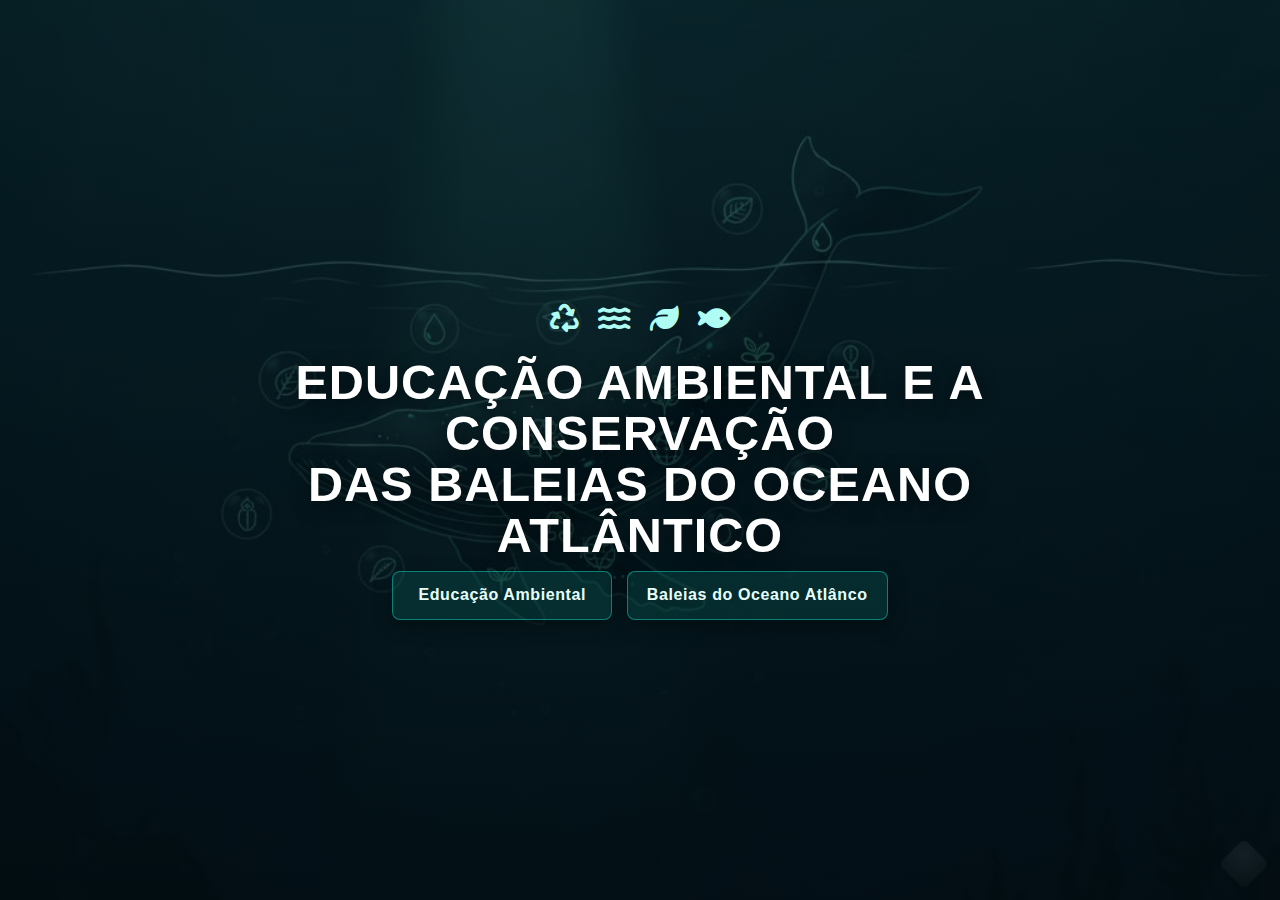
<file: docs/index.html>
<!DOCTYPE html>
<html lang="pt-BR">

<head>
    <meta charset="utf-8" />
    <meta name="viewport" content="width=device-width,initial-scale=1" />
    <title>Educação Ambiental — Baleias do Oceano Atlântico</title>
    <link rel="stylesheet" href="https://cdnjs.cloudflare.com/ajax/libs/font-awesome/6.4.0/css/all.min.css">

    <link rel="stylesheet" href="style_capa.css" />
</head>

<body>
    <div class="hero" role="main" aria-labelledby="page-title">

        <div class="overlay"></div>

        <div class="content">

            <div class="icons">
                <i class="fas fa-recycle"></i>
                <i class="fas fa-water"></i>
                <i class="fas fa-leaf"></i>
                <i class="fas fa-fish"></i>
            </div>

            <h1 id="page-title" class="title">
                EDUCAÇÃO AMBIENTAL E A CONSERVAÇÃO<br />
                DAS BALEIAS DO OCEANO ATLÂNTICO
            </h1>

          

            <nav class="cta-group" aria-label="Navegação principal">
                <a class="btn" href="../site-edu-ambiental-ofc/index-ambiental.html" role="button" aria-label="Ir para Educação Ambiental">
                    Educação Ambiental
                </a>
                <a class="btn" href="../site-baleias-ofc/index.html" role="button"
                    aria-label="Ir para Baleias do Oceano Atlântico">
                    Baleias do Oceano Atlânco
                </a>
            </nav>
        </div>

        <!-- decorativo: pequena marca no canto (opcional) -->
        <div class="corner-decor" aria-hidden="true"></div>
    </div>
</body>

</html>
</file>
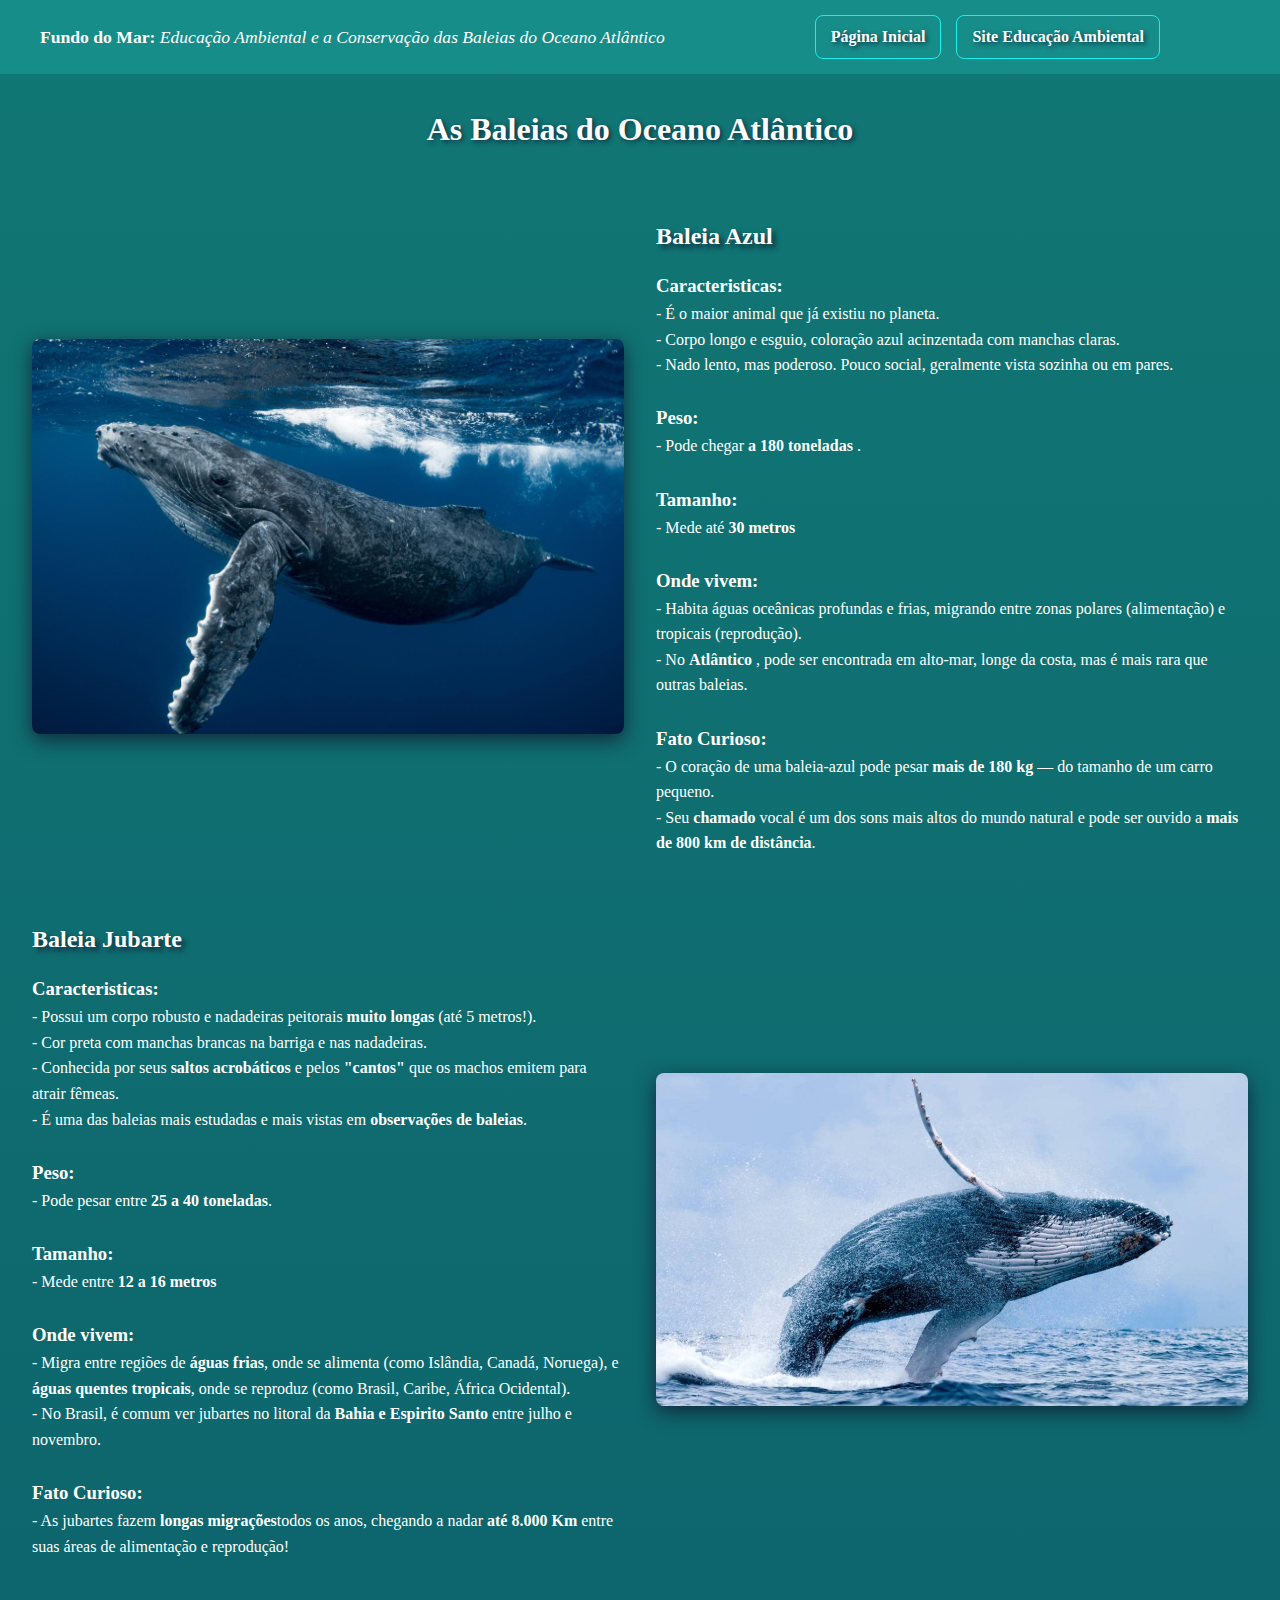
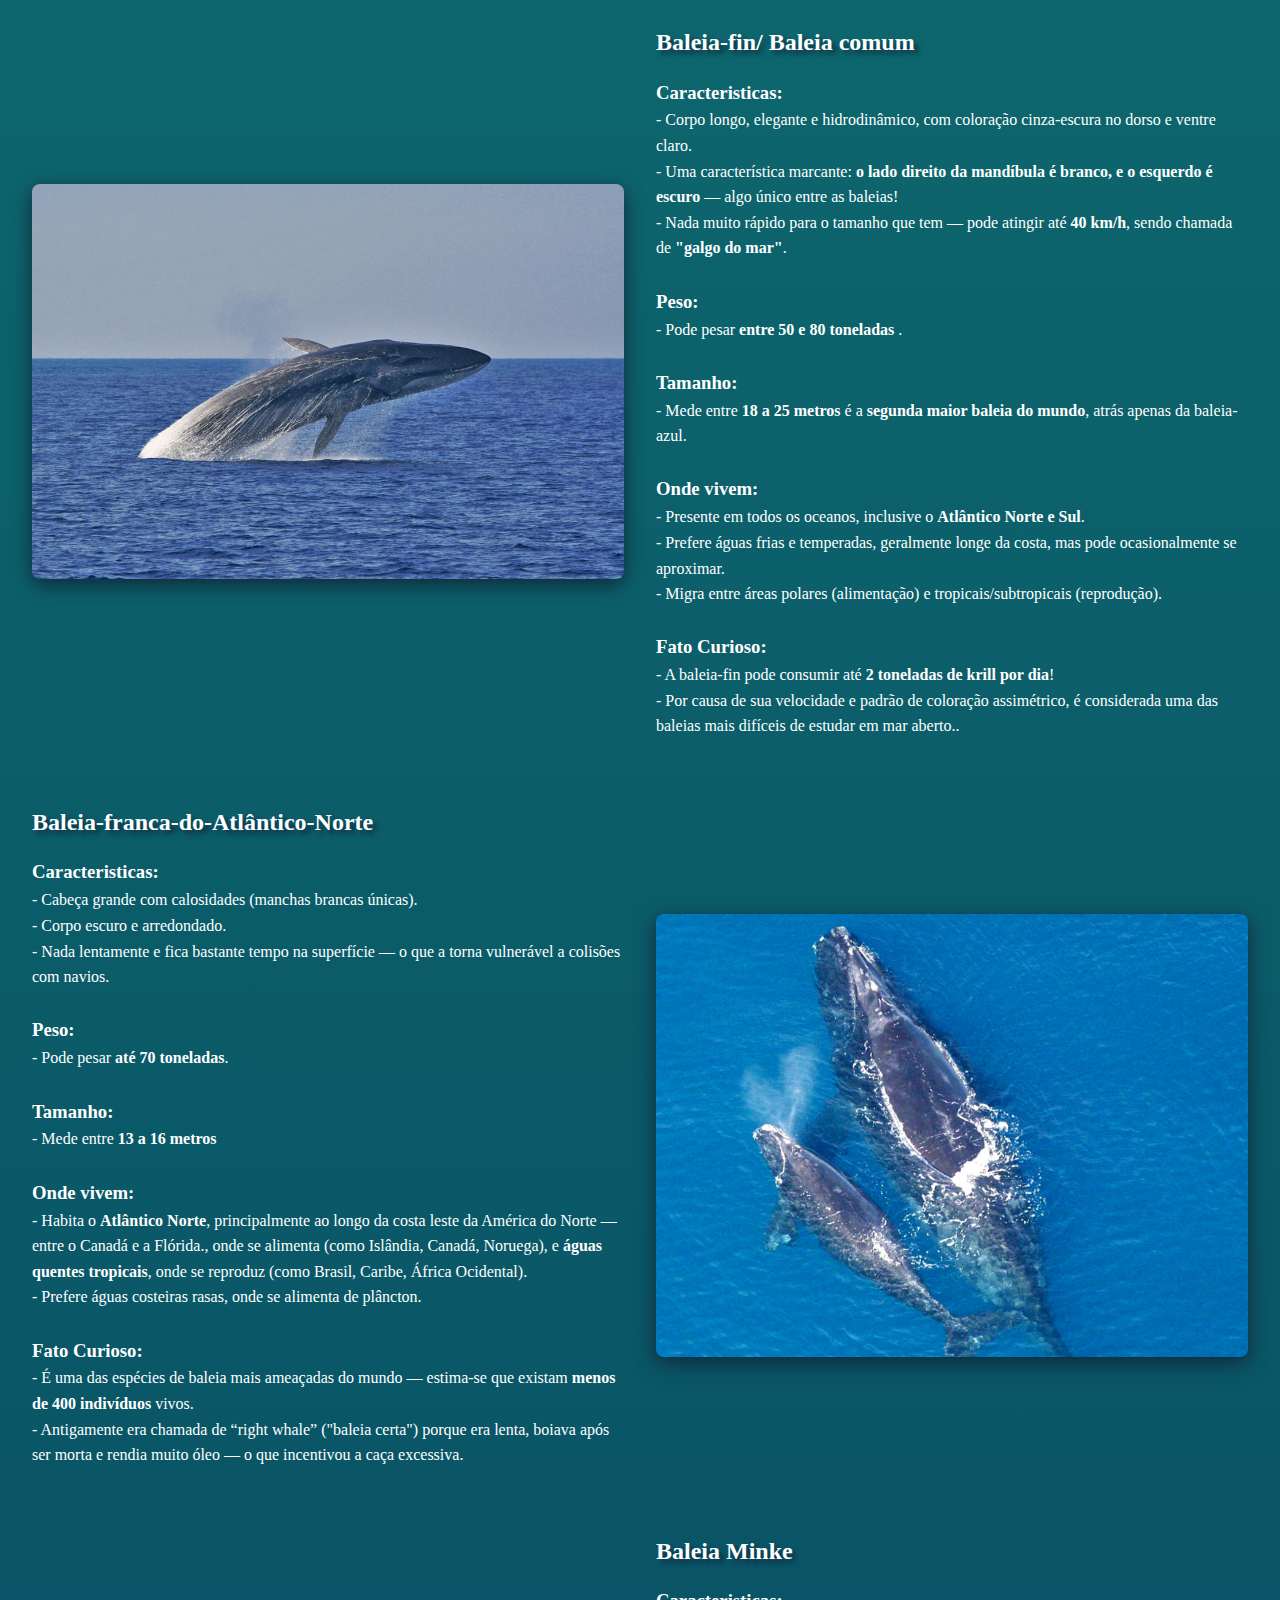
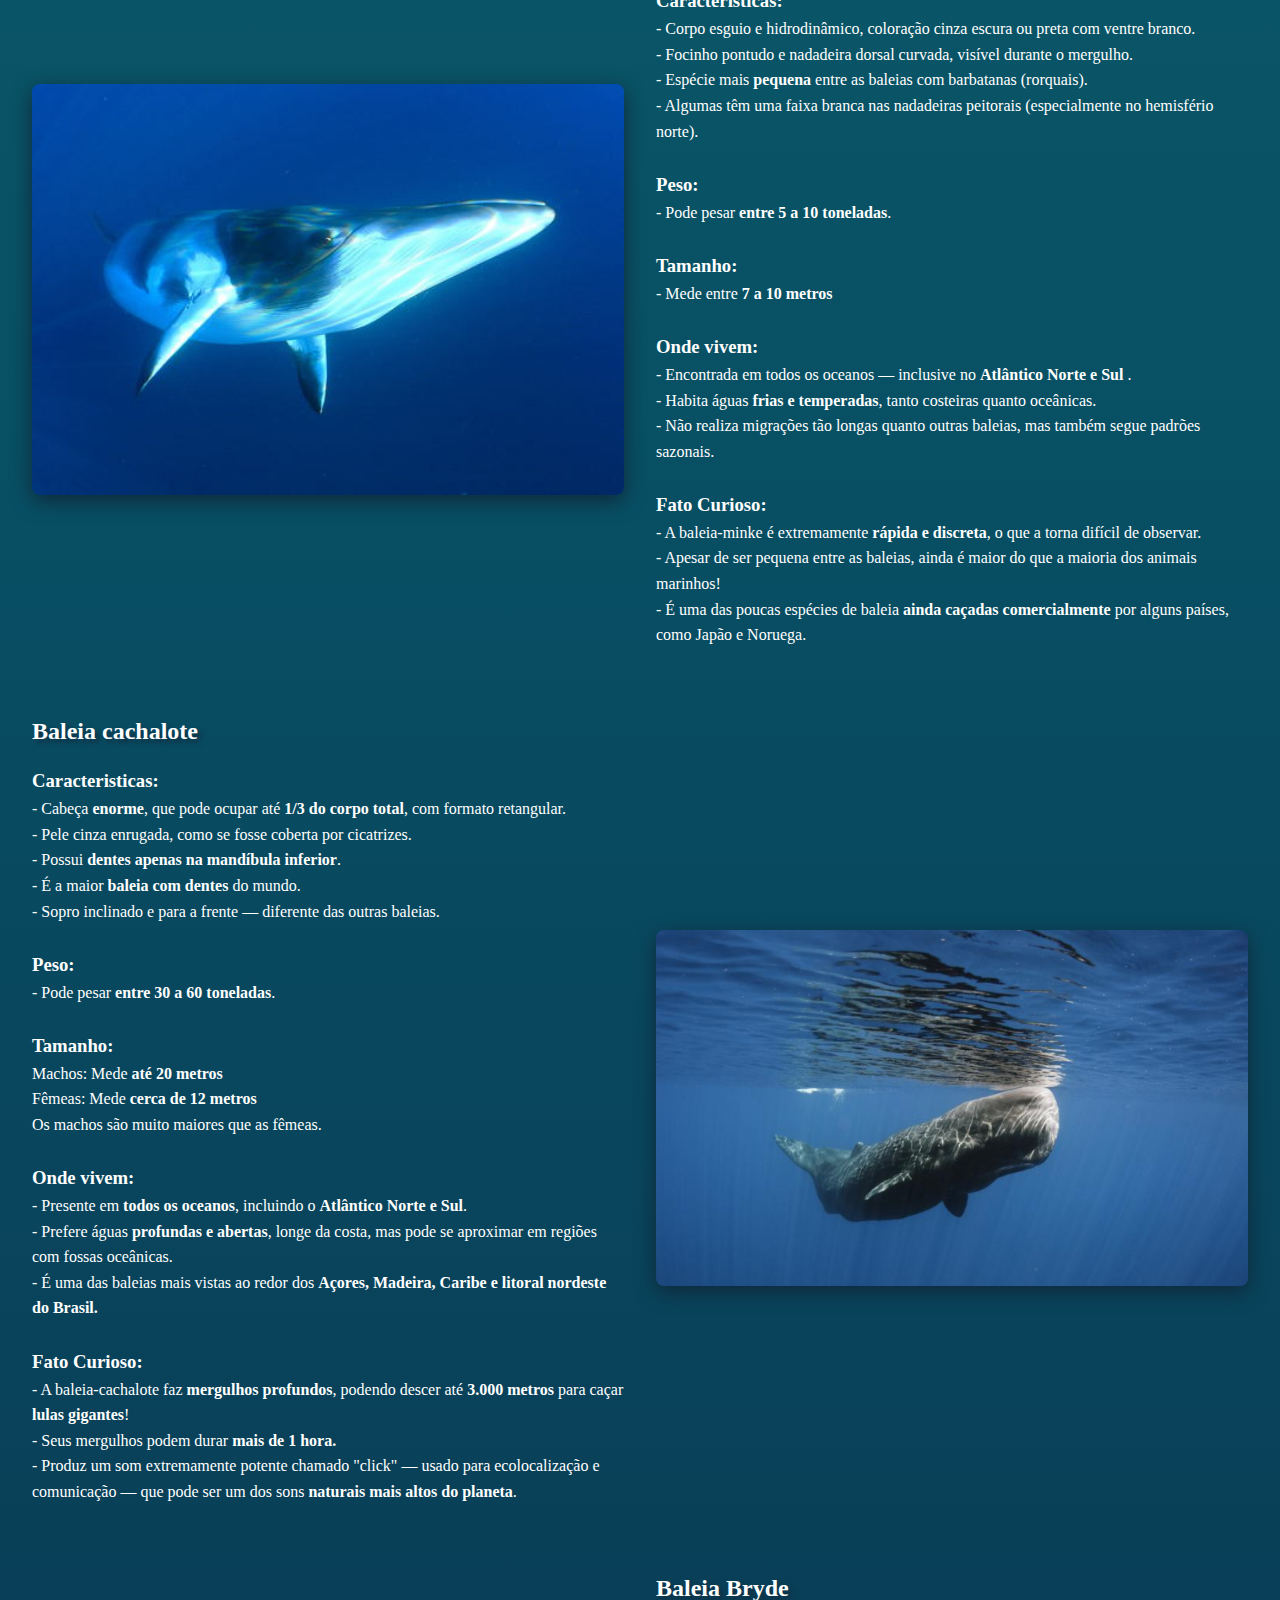
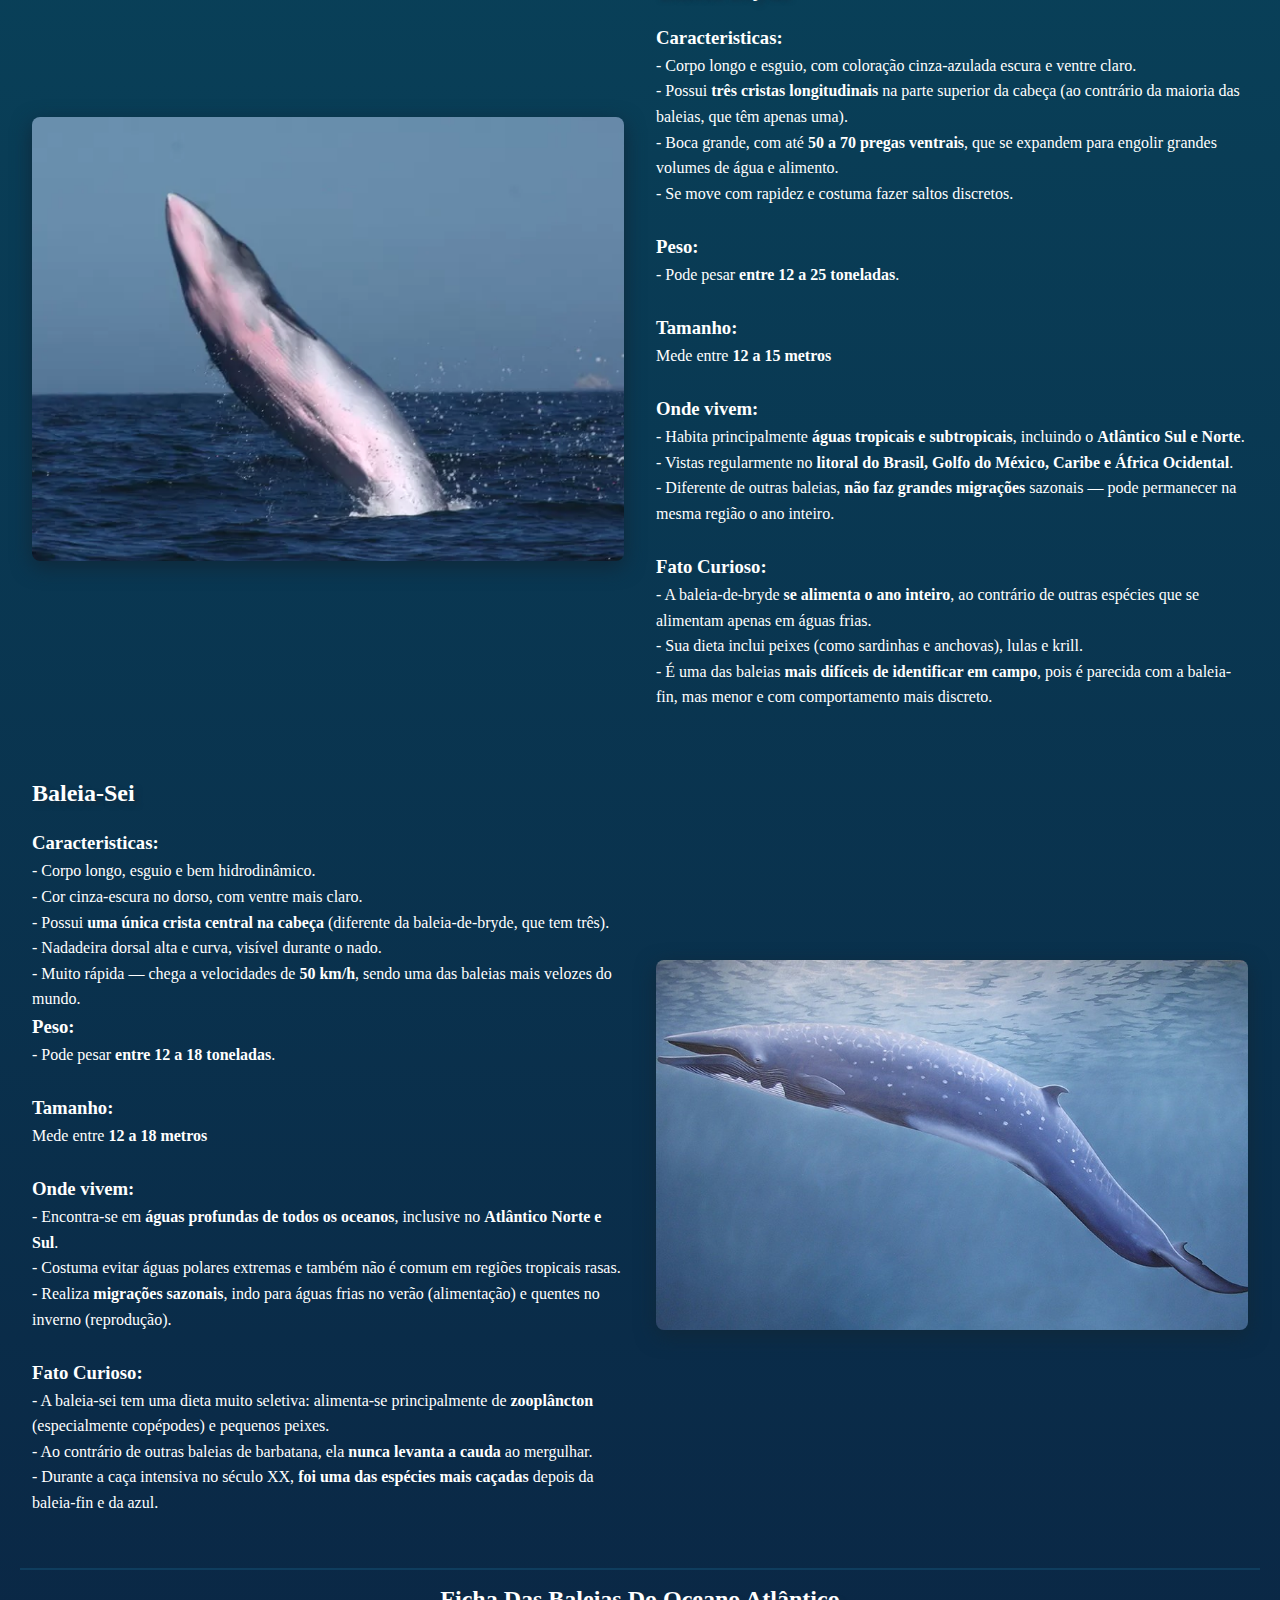
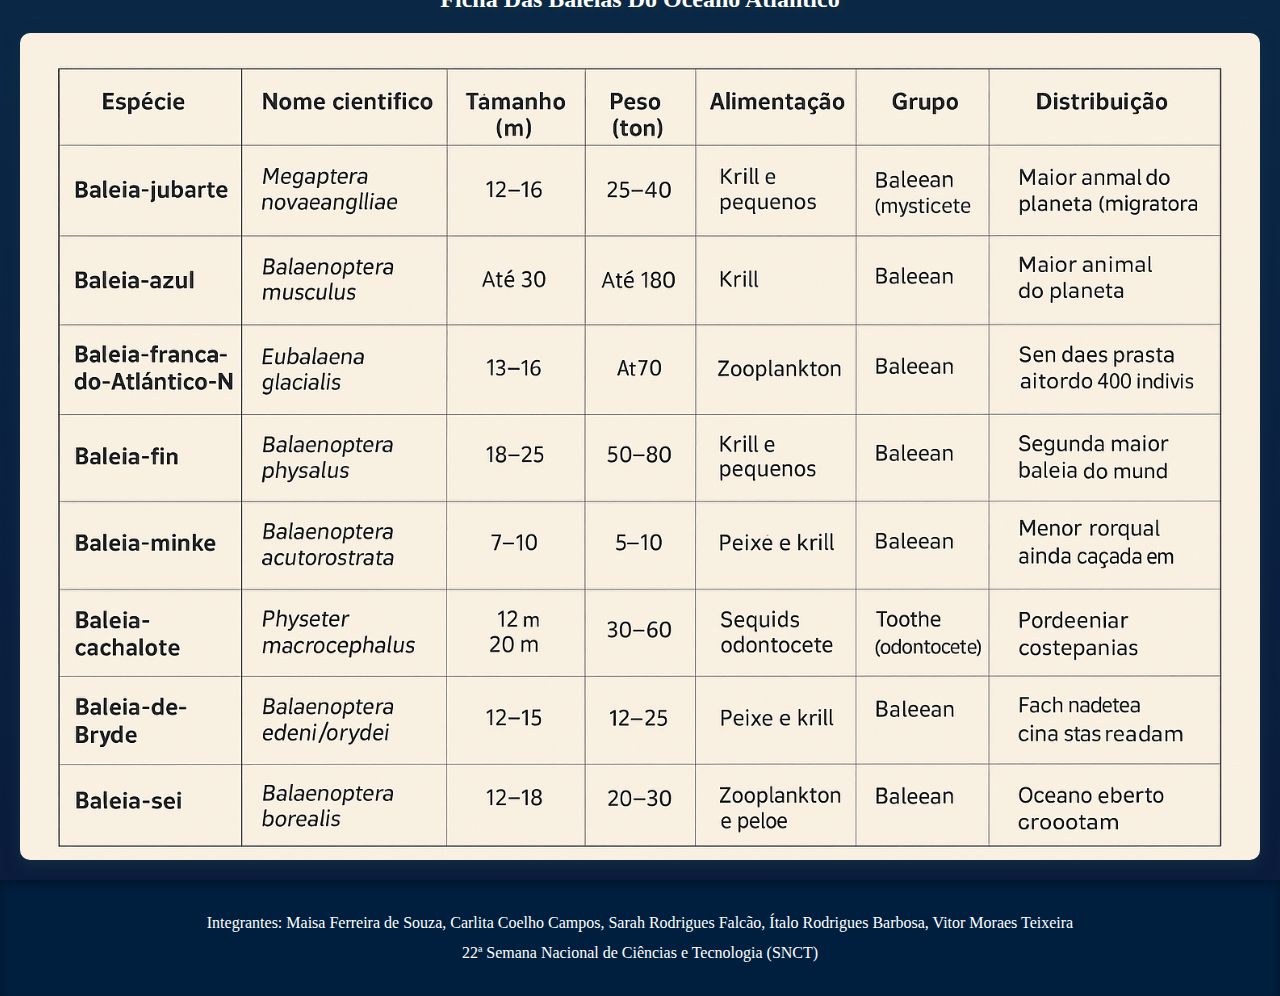
<file: site-baleias-ofc/index.html>
<!DOCTYPE html>
<html lang="pt-br">
<head>
  <meta charset="UTF-8">
  <meta name="viewport" content="width=device-width, initial-scale=1.0">
  <title>Baleias do Oceano Atlântico</title>
  <link rel="stylesheet" href="style.css">
  
</head>
<body>

 
  <!-- Barra superior -->
  <header class="barra-topo">
    <div class="titulo">
      <h1>Fundo do Mar: <span>Educação Ambiental e a Conservação das Baleias do Oceano Atlântico</span></h1>
    </div>
    <div class="botoes-topo">
      <a href="index.html" class="botao">Página Inicial</a>
      <a href="ambiental/site-edu-ambiental-ofc/index.html" class="botao">Site Educação Ambiental</a>
    </div>
  </header>


  <!-- Título principal -->
  <div class="titulo-principal">
    <h1>As Baleias do Oceano Atlântico</h1>
  </div>

  <!-- Sessão 1 - Baleia Azul -->
  <div class="info-baleia">
    <div class="imagem">
      <img src="baleiaazull.jpg" alt="Baleia Azul">
    </div>
    <div class="texto">
      <h2>Baleia Azul</h2>
      
<!-- Caracteristicas -->

      <h3><b>Caracteristicas:</b></h3> 

         <p>
         - É o maior animal que já existiu no planeta. <br>
         - Corpo longo e esguio, coloração azul acinzentada com manchas claras. <br>
         - Nado lento, mas poderoso. Pouco social, geralmente vista sozinha ou em pares. <br>
      </p>
      <br>

  <!-- Peso -->

        <h3><b>Peso:</b></h3> 

        <p> - Pode chegar <b>a 180 toneladas </b>.</p> <br>

          <!-- Tamanho -->
          <h3><b>Tamanho:</b></h3>
           <p> - Mede até <b> 30 metros</b></p> <br>

  <!-- Onde vivem -->

             <h3><b> Onde vivem:</b></h3>

             <p> - Habita águas oceânicas profundas e frias, migrando entre zonas polares (alimentação) e tropicais (reprodução). <br>
                 - No <b>Atlântico </b>, pode ser encontrada em alto-mar, longe da costa, mas é mais rara que outras baleias.<br>
            </p>
         <br>

           <!-- Fato Curioso -->

             <h3><b>Fato Curioso:</b></h3>

             <p> - O coração de uma baleia-azul pode pesar <b>mais de 180 kg</b> — do tamanho de um carro pequeno. <br>
                 - Seu <b>chamado</b> vocal é um dos sons mais altos do mundo natural e pode ser ouvido a <b>mais de 800 km de distância</b>.
            </p>

    </div>
  </div>

  <!-- Sessão 2 - invertida -->
  <div class="info-baleia invertido">
    <div class="imagem">
      <img src="baleiajubartee.jpg" alt="Baleia Jubarte">
    </div>
    <div class="texto">
      <h2>Baleia Jubarte</h2>

  <!-- Caracteristicas -->

      <h3><b>Caracteristicas:</b></h3> 

         <p>
         - Possui um corpo robusto e nadadeiras peitorais <b>muito longas</b> (até 5 metros!). <br>
         - Cor preta com manchas brancas na barriga e nas nadadeiras. <br>
         - Conhecida por seus <b>saltos acrobáticos</b> e pelos <b> "cantos" </b> que os machos emitem para atrair fêmeas. <br>
         - É uma das baleias mais estudadas e mais vistas em <b>observações de baleias</b>. <br>
      </p>
      <br>

  <!-- Peso -->

        <h3><b>Peso:</b></h3> 

        <p> - Pode pesar entre <b>25 a 40 toneladas</b>.</p> <br>

          <!-- Tamanho -->
          <h3><b>Tamanho:</b></h3>
           <p> - Mede entre <b>12 a 16 metros</b></p> <br>

  <!-- Onde vivem -->

             <h3><b> Onde vivem:</b></h3>

             <p> - Migra entre regiões de <b> águas frias</b>, onde se alimenta (como Islândia, Canadá, Noruega), e <b>águas quentes tropicais</b>, onde se reproduz (como Brasil, Caribe, África Ocidental). <br>
                 - No Brasil, é comum ver jubartes no litoral da <b>Bahia e Espirito Santo</b> entre julho e novembro. <br>
            </p>
         <br>

           <!-- Fato Curioso -->

             <h3><b>Fato Curioso:</b></h3>

             <p> - As jubartes fazem <b>longas migrações</b>todos os anos, chegando a nadar <b>até 8.000 Km</b> entre suas áreas de alimentação e reprodução! </p>

    </div>
  </div>

  <!-- Sessão 3 - Baleia-fin/ baleia comum -->
  <div class="info-baleia">
    <div class="imagem">
      <img src="baleia-fin.jpg" alt="Baleia-fin/ baleia comum">
    </div>
    <div class="texto">
      <h2>Baleia-fin/ Baleia comum</h2>
      <!-- Caracteristicas -->

      <h3><b>Caracteristicas:</b></h3> 

         <p>
             - Corpo longo, elegante e hidrodinâmico, com coloração cinza-escura no dorso e ventre claro. <br>
             - Uma característica marcante: <b>o lado direito da mandíbula é branco, e o esquerdo é escuro</b> — algo único entre as baleias! <br>
             - Nada muito rápido para o tamanho que tem — pode atingir até <b>40 km/h</b>, sendo chamada de <b> "galgo do mar"</b>.
      </p>
      <br>

  <!-- Peso -->

        <h3><b>Peso:</b></h3> 

        <p> - Pode pesar <b>entre 50 e 80 toneladas </b>.</p> <br>

          <!-- Tamanho -->
          <h3><b>Tamanho:</b></h3>
           <p> - Mede entre <b> 18 a 25 metros</b> é a <b>segunda maior baleia do mundo</b>, atrás apenas da baleia-azul. </p> <br>

  <!-- Onde vivem -->

             <h3><b> Onde vivem:</b></h3>

             <p> - Presente em todos os oceanos, inclusive o <b>Atlântico Norte e Sul</b>. <br>
                 - Prefere águas frias e temperadas, geralmente longe da costa, mas pode ocasionalmente se aproximar.<br>
                 - Migra entre áreas polares (alimentação) e tropicais/subtropicais (reprodução). <br>
            </p>
         <br>

           <!-- Fato Curioso -->

             <h3><b>Fato Curioso:</b></h3>

             <p> - A baleia-fin pode consumir até <b>2 toneladas de krill por dia</b>! <br>
                 - Por causa de sua velocidade e padrão de coloração assimétrico, é considerada uma das baleias mais difíceis de estudar em mar aberto.</b>.
            </p>
    </div>
  </div>

 <!-- Sessão 4 - baleia franca do atlantico norte invertida -->
  <div class="info-baleia invertido">
    <div class="imagem">
      <img src="baleiafranca.jpg" alt="Baleia-franca-do-Atlântico-Norte">
    </div>
    <div class="texto">
      <h2>Baleia-franca-do-Atlântico-Norte</h2>

<!-- Caracteristicas -->

      <h3><b>Caracteristicas:</b></h3> 

         <p>
         - Cabeça grande com calosidades (manchas brancas únicas). <br>
         - Corpo escuro e arredondado. <br>
         - Nada lentamente e fica bastante tempo na superfície — o que a torna vulnerável a colisões com navios. <br>
         <br>
      </p>
    

       <!-- Peso -->

        <h3><b>Peso:</b></h3> 

        <p> - Pode pesar <b>até 70 toneladas</b>.</p> <br>

          <!-- Tamanho -->
          <h3><b>Tamanho:</b></h3>
           <p> - Mede entre <b>13 a 16 metros</b></p> <br>

  <!-- Onde vivem -->

             <h3><b> Onde vivem: </b></h3>

             <p> - Habita o <b>Atlântico Norte</b>, principalmente ao longo da costa leste da América do Norte — entre o Canadá e a Flórida.</b>, onde se alimenta (como Islândia, Canadá, Noruega), e <b>águas quentes tropicais</b>, onde se reproduz (como Brasil, Caribe, África Ocidental). <br>
                 - Prefere águas costeiras rasas, onde se alimenta de plâncton.<br>
            </p>
         <br>

           <!-- Fato Curioso -->

             <h3><b>Fato Curioso:</b></h3>

             <p> - É uma das espécies de baleia mais ameaçadas do mundo — estima-se que existam <b>menos de 400 indivíduos </b> vivos. <br>
                 - Antigamente era chamada de “right whale” ("baleia certa") porque era lenta, boiava após ser morta e rendia muito óleo — o que incentivou a caça excessiva.
            </p>




    </div>
  </div>


   <!-- Sessão 5 - Baleia Minke -->
  <div class="info-baleia">
    <div class="imagem">
      <img src="baleiaminke.jpg" alt="Baleia Minke">
    </div>
    <div class="texto">
      <h2>Baleia Minke</h2>
    

<!-- Caracteristicas -->

      <h3><b>Caracteristicas:</b></h3> 

         <p>
         - Corpo esguio e hidrodinâmico, coloração cinza escura ou preta com ventre branco. <br>
         - Focinho pontudo e nadadeira dorsal curvada, visível durante o mergulho. <br>
         - Espécie mais <b>pequena</b> entre as baleias com barbatanas (rorquais). <br>
         - Algumas têm uma faixa branca nas nadadeiras peitorais (especialmente no hemisfério norte). <br>
         <br>
      </p>
    

       <!-- Peso -->

        <h3><b>Peso:</b></h3> 

        <p> - Pode pesar <b>entre 5 a 10 toneladas</b>.</p> <br>

          <!-- Tamanho -->
          <h3><b>Tamanho:</b></h3>
           <p> - Mede entre <b>7 a 10 metros</b></p> <br>

  <!-- Onde vivem -->

             <h3><b> Onde vivem: </b></h3>

             <p> - Encontrada em todos os oceanos — inclusive no <b>Atlântico Norte e Sul </b>. <br>
                 - Habita águas <b>frias e temperadas</b>, tanto costeiras quanto oceânicas.<br>
                 - Não realiza migrações tão longas quanto outras baleias, mas também segue padrões sazonais. <br>
            </p>
         <br>

           <!-- Fato Curioso -->

             <h3><b>Fato Curioso:</b></h3>

             <p> - A baleia-minke é extremamente <b>rápida e discreta</b>, o que a torna difícil de observar.<br>
                 - Apesar de ser pequena entre as baleias, ainda é maior do que a maioria dos animais marinhos! <br>
                 - É uma das poucas espécies de baleia <b>ainda caçadas comercialmente</b> por alguns países, como Japão e Noruega.
            </p>

    </div>
  </div>

  
 <!-- Sessão 6 - baleia cachalote invertida -->
  <div class="info-baleia invertido">
    <div class="imagem">
      <img src="baleiacachalote.jpg" alt="Baleia cachalote">
    </div>
    <div class="texto">
      <h2>Baleia cachalote</h2>
     
<!-- Caracteristicas -->

      <h3><b>Caracteristicas:</b></h3> 

         <p>
         - Cabeça <b>enorme</b>, que pode ocupar até <b>1/3 do corpo total</b>, com formato retangular. <br>
         - Pele cinza enrugada, como se fosse coberta por cicatrizes. <br>
         - Possui <b>dentes apenas na mandíbula inferior</b>. <br>
         - É a maior <b>baleia com dentes</b> do mundo. <br>
         - Sopro inclinado e para a frente — diferente das outras baleias. <br>
         <br>
      </p>
    

       <!-- Peso -->

        <h3><b>Peso:</b></h3> 

        <p> - Pode pesar <b>entre 30 a 60 toneladas</b>.</p> <br>

          <!-- Tamanho -->
          <h3><b>Tamanho:</b></h3>
          <p>Machos: Mede <b>até 20 metros</b> <br>
             Fêmeas: Mede <b>cerca de 12 metros</b> <br>
             Os machos são muito maiores que as fêmeas. <br>
          </p>
          <br>

  <!-- Onde vivem -->

             <h3><b> Onde vivem: </b></h3>

             <p> - Presente em <b>todos os oceanos</b>, incluindo o <b>Atlântico Norte e Sul</b>. <br>
                 - Prefere águas <b>profundas e abertas</b>, longe da costa, mas pode se aproximar em regiões com fossas oceânicas. <br>
                 - É uma das baleias mais vistas ao redor dos <b>Açores, Madeira, Caribe e litoral nordeste do Brasil.</b><br>
            </p>
         <br>

           <!-- Fato Curioso -->

             <h3><b>Fato Curioso:</b></h3>

             <p> - A baleia-cachalote faz <b>mergulhos profundos</b>, podendo descer até <b>3.000 metros</b> para caçar <b>lulas gigantes</b>!<br>
                 - Seus mergulhos podem durar <b>mais de 1 hora.</b> <br>
                 - Produz um som extremamente potente chamado "click" — usado para ecolocalização e comunicação — que pode ser um dos sons <b>naturais mais altos do planeta</b>.<br>
            </p>

    </div>
  </div>

    <!-- Sessão 7 - Baleia Bryde -->
  <div class="info-baleia">
    <div class="imagem">
      <img src="baleiabryde.jpg" alt="Baleia bryde">
    </div>
    <div class="texto">
      <h2>Baleia Bryde</h2>
 
<!-- Caracteristicas -->

      <h3><b>Caracteristicas:</b></h3> 

         <p>
         - Corpo longo e esguio, com coloração cinza-azulada escura e ventre claro. <br>
         - Possui <b>três cristas longitudinais</b> na parte superior da cabeça (ao contrário da maioria das baleias, que têm apenas uma). <br>
         - Boca grande, com até <b>50 a 70 pregas ventrais</b>, que se expandem para engolir grandes volumes de água e alimento. <br>
         - Se move com rapidez e costuma fazer saltos discretos. <br>
   
         <br>
      </p>
    

       <!-- Peso -->

        <h3><b>Peso:</b></h3> 

        <p> - Pode pesar <b>entre 12 a 25 toneladas</b>.</p> <br>

          <!-- Tamanho -->
          <h3><b>Tamanho:</b></h3>
          <p> Mede entre <b> 12 a 15 metros</b> <br>
           
          </p>
          <br>

  <!-- Onde vivem -->

             <h3><b> Onde vivem: </b></h3>

             <p> - Habita principalmente <b>águas tropicais e subtropicais</b>, incluindo o <b>Atlântico Sul e Norte</b>. <br>
                 - Vistas regularmente no <b>litoral do Brasil, Golfo do México, Caribe e África Ocidental</b>.<br>
                 - Diferente de outras baleias, <b>não faz grandes migrações</b> sazonais — pode permanecer na mesma região o ano inteiro.<br>
            </p>
         <br>

           <!-- Fato Curioso -->

             <h3><b>Fato Curioso:</b></h3>

             <p> - A baleia-de-bryde <b>se alimenta o ano inteiro</b>, ao contrário de outras espécies que se alimentam apenas em águas frias.<br>
                 - Sua dieta inclui peixes (como sardinhas e anchovas), lulas e krill.<br>
                 - É uma das baleias <b>mais difíceis de identificar em campo</b>, pois é parecida com a baleia-fin, mas menor e com comportamento mais discreto.<br>
            </p>


    </div>
  </div>

   <!-- Sessão 8 - baleia sei invertida -->
  <div class="info-baleia invertido">
    <div class="imagem">
      <img src="baleiasei.jpg" alt="Baleia-sei">
    </div>
    <div class="texto">
      <h2>Baleia-Sei</h2>
     
<!-- Caracteristicas -->

      <h3><b>Caracteristicas:</b></h3> 

         <p>
         - Corpo longo, esguio e bem hidrodinâmico. <br>
         - Cor cinza-escura no dorso, com ventre mais claro.<br>
         - Possui <b> uma única crista central na cabeça</b> (diferente da baleia-de-bryde, que tem três). <br>
         - Nadadeira dorsal alta e curva, visível durante o nado. <br>
         - Muito rápida — chega a velocidades de <b>50 km/h</b>, sendo uma das baleias mais velozes do mundo.
         
         
         <br>
      </p>
    

       <!-- Peso -->

        <h3><b>Peso:</b></h3> 

        <p> - Pode pesar <b>entre 12 a 18 toneladas</b>.</p> <br>

          <!-- Tamanho -->
          <h3><b>Tamanho:</b></h3>
          <p> Mede entre <b> 12 a 18 metros</b> <br>
           
          </p>
          <br>

  <!-- Onde vivem -->

             <h3><b> Onde vivem: </b></h3>

             <p>
               - Encontra-se em <b>águas profundas de todos os oceanos</b>, inclusive no <b>Atlântico Norte e Sul</b>. <br>
               - Costuma evitar águas polares extremas e também não é comum em regiões tropicais rasas.<br>
               - Realiza <b>migrações sazonais</b>, indo para águas frias no verão (alimentação) e quentes no inverno (reprodução). <br>
           
            </p>
         <br>

           <!-- Fato Curioso -->

             <h3><b>Fato Curioso:</b></h3>

             <p> 
              - A baleia-sei tem uma dieta muito seletiva: alimenta-se principalmente de <b>zooplâncton</b> (especialmente copépodes) e pequenos peixes.<br>
              - Ao contrário de outras baleias de barbatana, ela <b>nunca levanta a cauda</b> ao mergulhar.<br>
              - Durante a caça intensiva no século XX, <b>foi uma das espécies mais caçadas</b> depois da baleia-fin e da azul.<br>
                
            </p>

    </div>
  </div>


  <!-- Tabela das beleias -->
  <div class="tabela">

    <h2>
      Ficha Das Baleias Do Oceano Atlântico
    </h2>

    <img src="tabela.jpg.png" alt="tabela das beleias ">

  </div>




  <!-- Rodapé -->
<footer class="rodape">
  <p>
    Integrantes: Maisa Ferreira de Souza, Carlita Coelho Campos, Sarah Rodrigues Falcão, Ítalo Rodrigues Barbosa, Vitor Moraes Teixeira
  </p>
  <p>
    22ª Semana Nacional de Ciências e Tecnologia (SNCT)
  </p>
</footer>


</body>
</html>
</file>
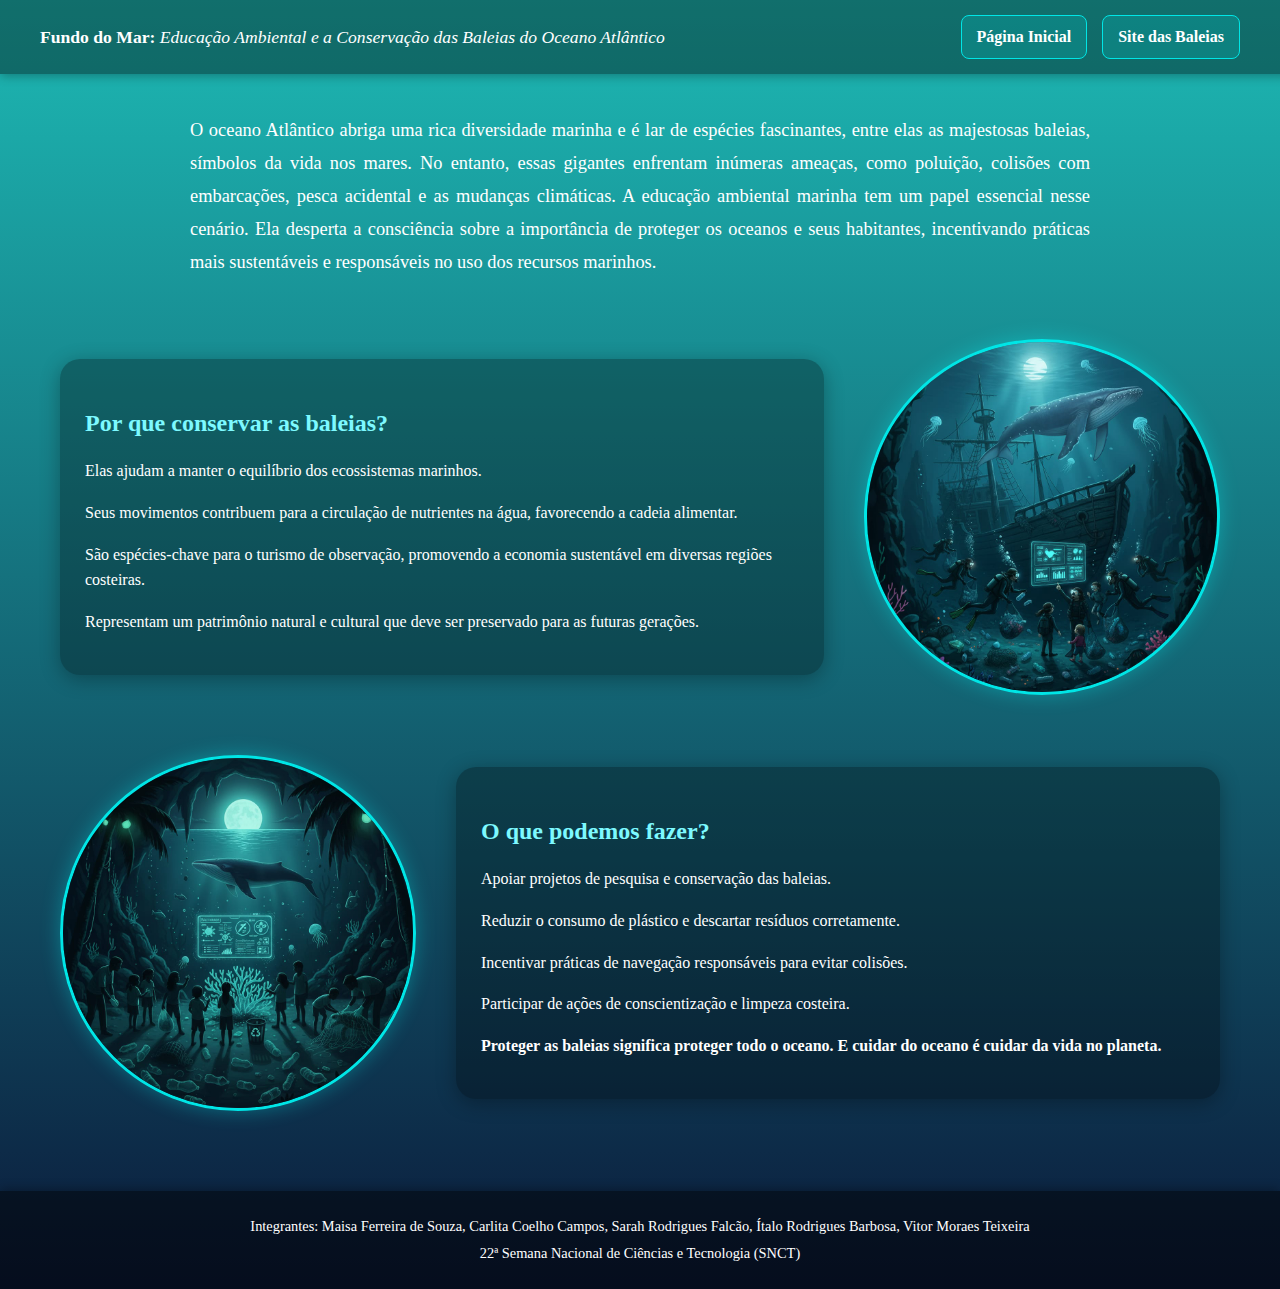
<file: site-edu-ambiental-ofc/index-ambiental.html>
<!DOCTYPE html>
<html lang="pt-br">
<head>
  <meta charset="UTF-8">
  <meta name="viewport" content="width=device-width, initial-scale=1.0">
  <title>Fluminar: Educação Ambiental</title>
  <link rel="stylesheet" href="style_ambiental.css">
</head>
<body>

  <!-- Barra superior -->
  <header class="barra-topo">
    <div class="titulo">
      <h1>Fundo do Mar: <span>Educação Ambiental e a Conservação das Baleias do Oceano Atlântico</span></h1>
    </div>
    <div class="botoes-topo">
      <a href="index.html" class="botao">Página Inicial</a>
      <a href="baleias/site-baleias-ofc/index.html" class="botao">Site das Baleias</a>
    </div>
  </header>

  <!-- Conteúdo -->
  <main class="conteudo">
    <section class="introducao">
      <p>
        O oceano Atlântico abriga uma rica diversidade marinha e é lar de espécies fascinantes, entre elas as majestosas baleias, símbolos da vida nos mares. No entanto, essas gigantes enfrentam inúmeras ameaças, como poluição, colisões com embarcações, pesca acidental e as mudanças climáticas. A educação ambiental marinha tem um papel essencial nesse cenário. Ela desperta a consciência sobre a importância de proteger os oceanos e seus habitantes, incentivando práticas mais sustentáveis e responsáveis no uso dos recursos marinhos.
      </p>
    </section>

    <section class="meio">
      <div class="bloco">
        <h2>Por que conservar as baleias?</h2>
        <p>Elas ajudam a manter o equilíbrio dos ecossistemas marinhos.</p>
        <p>Seus movimentos contribuem para a circulação de nutrientes na água, favorecendo a cadeia alimentar.</p>
        <p>São espécies-chave para o turismo de observação, promovendo a economia sustentável em diversas regiões costeiras.</p>
        <p>Representam um patrimônio natural e cultural que deve ser preservado para as futuras gerações.</p>
      </div>
      <img src="esquerdo.jpg.jpeg" alt="Conservação das baleias">
    </section>

    <section class="final">
      <img src="direito.jpg.jpeg" alt="Ações de conservação">
      <div class="bloco">
        <h2>O que podemos fazer?</h2>
        <p>Apoiar projetos de pesquisa e conservação das baleias.</p>
        <p>Reduzir o consumo de plástico e descartar resíduos corretamente.</p>
        <p>Incentivar práticas de navegação responsáveis para evitar colisões.</p>
        <p>Participar de ações de conscientização e limpeza costeira.</p>
        <p><b>Proteger as baleias significa proteger todo o oceano. E cuidar do oceano é cuidar da vida no planeta.</b></p>
      </div>
    </section>
  </main>

<!-- Rodapé -->
<footer class="rodape">
  <p>
    Integrantes: Maisa Ferreira de Souza, Carlita Coelho Campos, Sarah Rodrigues Falcão, Ítalo Rodrigues Barbosa, Vitor Moraes Teixeira
  </p>
  <p>
    22ª Semana Nacional de Ciências e Tecnologia (SNCT)
  </p>
</footer>


</body>
</html>
</file>
<file: site-edu-ambiental-ofc/style_ambiental.css>
/* ====== Fundo geral ====== */
body {
  margin: 0;
  font-family: 'Times New Roman', Times, serif;
  background: linear-gradient(to bottom, #1db9b4, #0b1a3b);
  color: #fff;
  line-height: 1.6;
  overflow-x: hidden;
  box-sizing: border-box;
}

/* ====== Barra superior ====== */
.barra-topo {
  width: 100%;
  background-color: rgba(0, 0, 0, 0.4);
  display: flex;
  align-items: center;
  justify-content: space-between;
  padding: 15px 40px;
  box-shadow: 0 2px 10px rgba(0, 0, 0, 0.3);
  /* agora a barra rola junto com o conteúdo */
}

.barra-topo .titulo h1 {
  font-size: 1.1rem;
  margin: 0;
  font-weight: 600;
  margin-right: 75px;
}

.barra-topo .titulo span {
  font-weight: 400;
  font-style: italic;
}

/* Botões */
.botoes-topo {
  display: flex;
  gap: 15px;
  margin-right: 80px;
}

.botao {
  background-color: rgba(0, 255, 255, 0.15);
  border: 1px solid #00e6e6;
  color: #fff;
  padding: 8px 15px;
  border-radius: 8px;
  text-decoration: none;
  font-weight: 600;
  transition: 0.3s;
}

.botao:hover {
  background-color: rgba(7, 87, 87, 0.15);  
}

/* ====== Conteúdo geral ====== */
.conteudo {
  max-width: 1200px;
  margin: 0 auto; /* centraliza horizontalmente */
  padding: 40px 20px;
  display: flex;
  flex-direction: column;
  gap: 60px;
  box-sizing: border-box;
}

/* Texto introdutório */
.introducao p {
  text-align: justify;
  font-size: 1.15rem;
  line-height: 1.8;
  margin: 0 auto;
  max-width: 900px;
}

/* Seções */
.meio,
.final {
  display: flex;
  align-items: center;
  justify-content: space-between;
  gap: 40px;
}

/* Blocos de texto */
.bloco {
  flex: 1;
  min-width: 300px;
  background-color: rgba(0, 0, 0, 0.3);
  padding: 25px;
  border-radius: 20px;
  box-shadow: 0 4px 20px rgba(0, 0, 0, 0.3);
}

.bloco h2 {
  color: #7df9ff;
  margin-bottom: 15px;
}

/* Imagens */
.meio img,
.final img {
  flex: 1;
  max-width: 350px;
  border-radius: 50%;
  border: 3px solid #00e6e6;
  box-shadow: 0 0 20px rgba(0, 255, 255, 0.3);
}

/* ====== Rodapé ====== */
.rodape {
  width: 100%; /* ocupa toda a largura da tela */
  background-color: rgba(0, 0, 0, 0.5); /* fundo semi-transparente */
  color: #fff;
  text-align: center; /* centraliza o texto */
  padding: 20px 0; /* padding vertical */
  font-size: 0.9rem;
  line-height: 1.5;
  box-shadow: 0 -2px 10px rgba(0, 0, 0, 0.3);
  position: relative; /* garante que fique no fluxo normal da página */
  margin-top: 40px;
}
.rodape p {
  margin: 5px 0;
}



/* ======== RESPONSIVO ======== */
@media (max-width: 900px) {
  /* Barra do topo */
  .barra-topo {
    flex-direction: column;
    text-align: left;
    gap: 10px;
    padding: 15px 20px;
  }

  .barra-topo .titulo h1 {
    font-size: 1rem;
    margin: 0;
  }

  .botoes-topo {
    margin-right: 0;
    gap: 10px;
    align-self: flex-start;
  }

  /* Conteúdo principal */
  .conteudo {
    padding: 30px 15px;
    flex-direction: column;
  }

  /* Seções empilhadas: texto em cima, imagem embaixo */
  .meio,
  .final {
    flex-direction: column;   /* muda de row para column */
    align-items: center;
    text-align: center;
    gap: 20px;               /* espaço entre texto e imagem */
  }

  /* Blocos e imagens */
  .meio .bloco,
  .final .bloco {
    width: 100%;              /* ocupa 100% da largura disponível */
    order: 1;                 /* texto primeiro */
  }

  .meio img,
  .final img {
    width: 100%;              /* imagem ocupa largura total */
    max-width: 300px;         /* limita tamanho máximo */
    order: 2;                 /* imagem depois do texto */
    margin-top: 15px;
  }
}
</file>
<file: docs/style_capa.css>
/* Reset simples */
* { box-sizing: border-box; margin: 0; padding: 0; }
html,body { height: 100%; font-family: 'Segoe UI', Roboto, Arial, sans-serif; }

/* HERO com imagem de fundo "capa" */
/* Ajuste a extensão se necessário: capa.jpg | capa.png | capa.jpeg */
.hero{
  position: relative;
  min-height: 100vh;
  display: grid;
  place-items: center;
  background-image: url('./capa.jpeg');
  background-size: cover;
  background-position: center;
  color: #fff;
  text-align: center;
  padding: 3rem 1.5rem;
}

/* leve camada escura para melhorar legibilidade do texto */
.hero .overlay{
  position: absolute;
  inset: 0;
  background: linear-gradient(180deg, rgba(4,25,28,0.6) 0%, rgba(2,12,16,0.75) 100%);
  z-index: 0;
}

/* Conteúdo central (sobrepondo o overlay) */
.content{
  position: relative;
  z-index: 1;
  max-width: 980px;
  width: 100%;
  padding: 2rem;
}

.icons {
  margin: 1.5rem 0;
  font-size: 1.8rem;
  color: #aefcf3;
  display: flex;
  justify-content: center;
  gap: 1.2rem;
}

.btn {
  background: rgba(16, 200, 180, 0.25);
  border: 1px solid rgba(16,200,180,0.65);
  box-shadow: 0 8px 20px rgba(0,0,0,0.4);
}


/* Título grande e legível */
.title{
  font-size: clamp(1.6rem, 3.8vw, 3.2rem); /* responsivo */
  line-height: 1.05;
  letter-spacing: 1px;
  font-weight: 700;
  text-transform: uppercase;
  text-shadow: 0 4px 18px rgba(0,0,0,0.5);
  margin-bottom: 0.6rem;
}



/* grupo de botões */
.cta-group{
  display: inline-flex;
  gap: 0.9rem;
  flex-wrap: wrap;
  justify-content: center;
}

/* estilo básico do botão (links estilizados) */
.btn{
  display: inline-block;
  min-width: 220px;
  padding: 0.9rem 1.2rem;
  border-radius: 8px;
  text-decoration: none;
  font-weight: 600;
  letter-spacing: 0.6px;
  transition: transform .15s ease, box-shadow .15s ease, background-color .15s ease;
  box-shadow: 0 6px 18px rgba(0,0,0,0.35);
  background: rgba(16, 200, 180, 0.13); /* leve tom turquesa */
  color: #e7fffb;
  border: 1px solid rgba(16,200,180,0.55);
}



/* hover / focus */
.btn:hover,
.btn:focus{
  transform: translateY(-3px);
  box-shadow: 0 12px 30px rgba(2,20,22,0.6);
  outline: none;
}

/* foco acessível (keyboard) */
.btn:focus-visible{
  outline: 3px solid rgba(16,200,180,0.45);
  outline-offset: 3px;
}

/* responsividade: empilha botões em telas pequenas */
@media (max-width:480px){
  .btn { min-width: 100%; padding: 0.85rem; font-size: 0.98rem; }
  .cta-group { gap: 0.6rem; width: 100%; }
  .content { padding: 1rem; }
}

/* canto decorativo opcional */
.corner-decor{
  position: absolute;
  right: 18px;
  bottom: 18px;
  width: 36px;
  height: 36px;
  border-radius: 6px;
  background: radial-gradient(circle at 30% 30%, rgba(255,255,255,0.08), rgba(255,255,255,0.02));
  transform: rotate(45deg);
  z-index: 1;
  opacity: 0.9;
}
</file>
<file: site-baleias-ofc/style.css>
/* Reset básico */
* {
  margin: 0;
  padding: 0;
  box-sizing: border-box;
}

body {
  font-family: 'Times New Roman', Times, serif;
  line-height: 1.6;
  color: #ffffff;
  min-height: 100vh;
  /* garante que cubra toda a tela */

  /* Degradê de três cores */
  background: linear-gradient(to bottom,
      #117774,
      /* verde ácido escuro no topo */
      #084f64,
      /* azul esverdeado médio no meio */
      #0b1a3b
      /* azul marinho no final */
    );
}

/* Barra superior integrada ao fundo */
.barra-topo {
  width: 100%;
  display: flex;
  align-items: center;
  justify-content: space-between;
  padding: 15px 40px;
  box-shadow: none;
  background-color: #178d89;
  /* remove sombra para integrar melhor */
}

.barra-topo .titulo h1 {
  font-size: 1.1rem;
  margin: 0;
  font-weight: 600;
  margin-right: 75px;
  color: #ffffff;

}

.barra-topo .titulo span {
  font-weight: 400;
  font-style: italic;
}

/* Botões */
.botoes-topo {
  display: flex;
  gap: 15px;
  margin-right: 80px;
  text-shadow: 2px 2px 5px rgb(17, 46, 66);
}

.botao {
  border: 1px solid #19eeee;
  color: #fff;
  padding: 8px 15px;
  border-radius: 8px;
  text-decoration: none;
  font-weight: 600;
  transition: 0.3s;
text-shadow: 2px 2px 5px rgb(17, 46, 66);
}

.botao:hover {
  background-color: #1eaca7;
  color: #fff;
}

.titulo-principal {
  text-align: center;
  padding: 30px 20px;
}

.titulo-principal h1 {
  color: #ffffff;
  font-size: 2rem;
  text-shadow: 2px 2px 5px rgb(17, 46, 66);
  margin: 0;
}




/* Sessão de informações */
.info-baleia {
  display: grid;
  grid-template-columns: 1fr 1fr;
  gap: 2rem;
  padding: 2rem;

  align-items: center;
}

.info-baleia .imagem img {
  width: 100%;
  height: auto;
  border-radius: 8px;
  display: block;
  box-shadow: 0 6px 20px rgb(16, 40, 58);

}

.info-baleia .texto h2 {
  font-size: 1.5rem;
  margin-bottom: 1rem;
  text-shadow: 4px 4px 5px rgb(17, 46, 66);
}

.info-baleia .texto p {
  font-size: 1rem;
}

/* Sessão invertida (imagem na direita) */
.invertido {
  direction: rtl;
}

.invertido .imagem,
.invertido .texto {
  direction: ltr;
}

/*tabela*/
.tabela {
  display: flex;
  flex-direction: column;
  /* coloca o título em cima da imagem */
  justify-content: center;
  align-items: center;
  width: 100%;
  padding: 20px;

}

.tabela h2 {
  text-align: center;
  margin-bottom: 15px;
  font-size: 24px;
  text-shadow: 4px 4px 4px rgb(17, 46, 66);
  padding-top: 10px;
  border-top: 2px solid rgb(15, 61, 94);
  /* 🌊 linha acima */
  width: 100%;
  /* faz a linha ter um tamanho equilibrado */
}


.tabela img {
  max-width: 100%;
  /* faz a imagem se ajustar ao tamanho da tela */
  height: auto;
  /* mantém a proporção */
  border-radius: 10px;
  box-shadow: 0 6px 15px rgb(17, 46, 66);
}


/* Rodapé */
.rodape {
  width: 100%;
  background-color: #001f3f;
  /* azul escuro, combinando com o fundo das imagens */
  color: #ffffff;
  text-align: center;
  padding: 25px 10px;
  font-size: 1rem;
  line-height: 1.6;
  box-shadow: inset 0 4px 10px rgba(0, 0, 0, 0.3);
  /* leve destaque interno */
  margin-top: 0;
  /* sem espaço extra acima */
}

.rodape p {
  margin: 5px 0;
}


/* RESPONSIVIDADE */
@media (max-width: 800px) {

  /* Barra topo já ajustada */
  .barra-topo {
    flex-direction: column;
    align-items: center;
    text-align: center;
    gap: 10px;
    padding: 15px 20px;
  }

  .barra-topo .titulo h1 {
    font-size: 1rem;
    margin: 0;
  }

  .botoes-topo {
    margin: 0;
    gap: 10px;
    display: flex;
    justify-content: center;
    flex-wrap: wrap;
  }

  .botao {
    padding: 8px 12px;
    font-size: 0.9rem;
  }

  /* Seções de informação empilhadas verticalmente */
  .info-baleia,
  .invertido {
    grid-template-columns: 1fr; /* 1 coluna só */
    text-align: center;
    gap: 20px; /* espaço entre imagem e texto */
    padding: 15px;
  }

  /* Para a seção invertida, garantimos a direção normal */
  .invertido {
    direction: ltr;
  }

  .invertido .imagem,
  .invertido .texto {
    direction: ltr;
  }

  /* Ajuste das imagens */
  .info-baleia .imagem img,
  .invertido .imagem img {
    max-width: 100%;
    height: auto;
    margin: 0 auto;
  }
}
</file>
